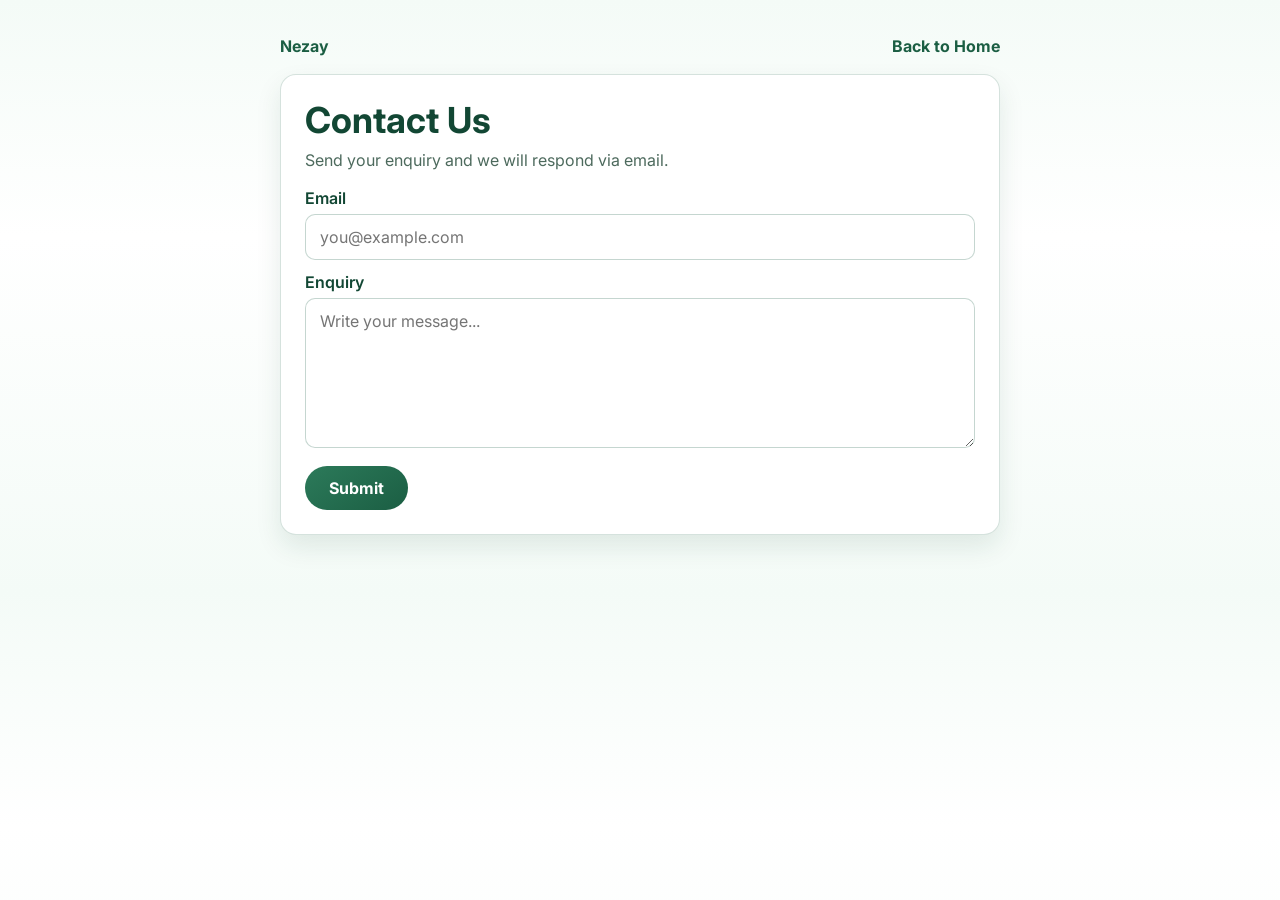
<file: contact.html>
<!DOCTYPE html>
<html lang="en">
<head>
    <meta charset="UTF-8">
    <meta name="viewport" content="width=device-width, initial-scale=1">
    <title>Contact Us | Nezay</title>
    <meta name="description" content="Contact Nezay for inquiries about fintech and crypto-to-Naira services.">
    <link rel="preconnect" href="https://fonts.googleapis.com">
    <link rel="preconnect" href="https://fonts.gstatic.com" crossorigin>
    <link href="https://fonts.googleapis.com/css2?family=Inter:wght@400;500;600;700;800&display=swap" rel="stylesheet">
    <style>
        :root {
            --brand-900: #124734;
            --brand-800: #1b5e43;
            --brand-100: #eaf7ef;
            --brand-050: #f4fbf7;
            --text-muted: #4d6a5d;
        }
        * { box-sizing: border-box; }
        body {
            margin: 0;
            font-family: "Inter", sans-serif;
            background: linear-gradient(180deg, var(--brand-050) 0%, #fff 40%, var(--brand-050) 100%);
            color: var(--brand-900);
        }
        .wrap {
            max-width: 760px;
            margin: 0 auto;
            padding: 36px 20px 56px;
        }
        .topbar {
            display: flex;
            justify-content: space-between;
            align-items: center;
            margin-bottom: 18px;
        }
        .topbar a {
            color: var(--brand-800);
            text-decoration: none;
            font-weight: 700;
        }
        .card {
            background: #fff;
            border: 1px solid rgba(27, 94, 67, 0.18);
            border-radius: 16px;
            padding: 24px;
            box-shadow: 0 12px 26px rgba(18, 71, 52, 0.1);
        }
        h1 {
            margin: 0 0 8px;
            font-size: clamp(1.7rem, 2.8vw, 2.3rem);
            line-height: 1.2;
        }
        p {
            margin: 0 0 18px;
            color: var(--text-muted);
        }
        label {
            display: block;
            margin: 12px 0 6px;
            font-weight: 600;
        }
        input, textarea {
            width: 100%;
            border: 1px solid rgba(27, 94, 67, 0.25);
            border-radius: 10px;
            padding: 12px 14px;
            font: inherit;
        }
        textarea {
            min-height: 150px;
            resize: vertical;
        }
        button {
            margin-top: 14px;
            border: 0;
            border-radius: 999px;
            padding: 12px 24px;
            font: inherit;
            font-weight: 700;
            color: #fff;
            background: linear-gradient(145deg, #2c7a5a, #1b5e43);
            cursor: pointer;
        }
        button:hover { filter: brightness(1.05); }
    </style>
</head>
<body>
    <div class="wrap">
        <div class="topbar">
            <a href="index.html">Nezay</a>
            <a href="index.html">Back to Home</a>
        </div>
        <main class="card">
            <h1>Contact Us</h1>
            <p>Send your enquiry and we will respond via email.</p>
            <form id="contact-form">
                <label for="email">Email</label>
                <input id="email" name="email" type="email" required placeholder="you@example.com">

                <label for="enquiry">Enquiry</label>
                <textarea id="enquiry" name="enquiry" required placeholder="Write your message..."></textarea>

                <button type="submit">Submit</button>
            </form>
        </main>
    </div>

    <script>
        const form = document.getElementById("contact-form");
        form.addEventListener("submit", function (event) {
            event.preventDefault();
            const email = document.getElementById("email").value.trim();
            const enquiry = document.getElementById("enquiry").value.trim();
            const subject = encodeURIComponent("Nezay Contact Enquiry");
            const body = encodeURIComponent("Sender Email: " + email + "\n\nEnquiry:\n" + enquiry);
            window.location.href = "mailto:nezayinnovations@gmail.com?subject=" + subject + "&body=" + body;
        });
    </script>
</body>
</html>
</file>
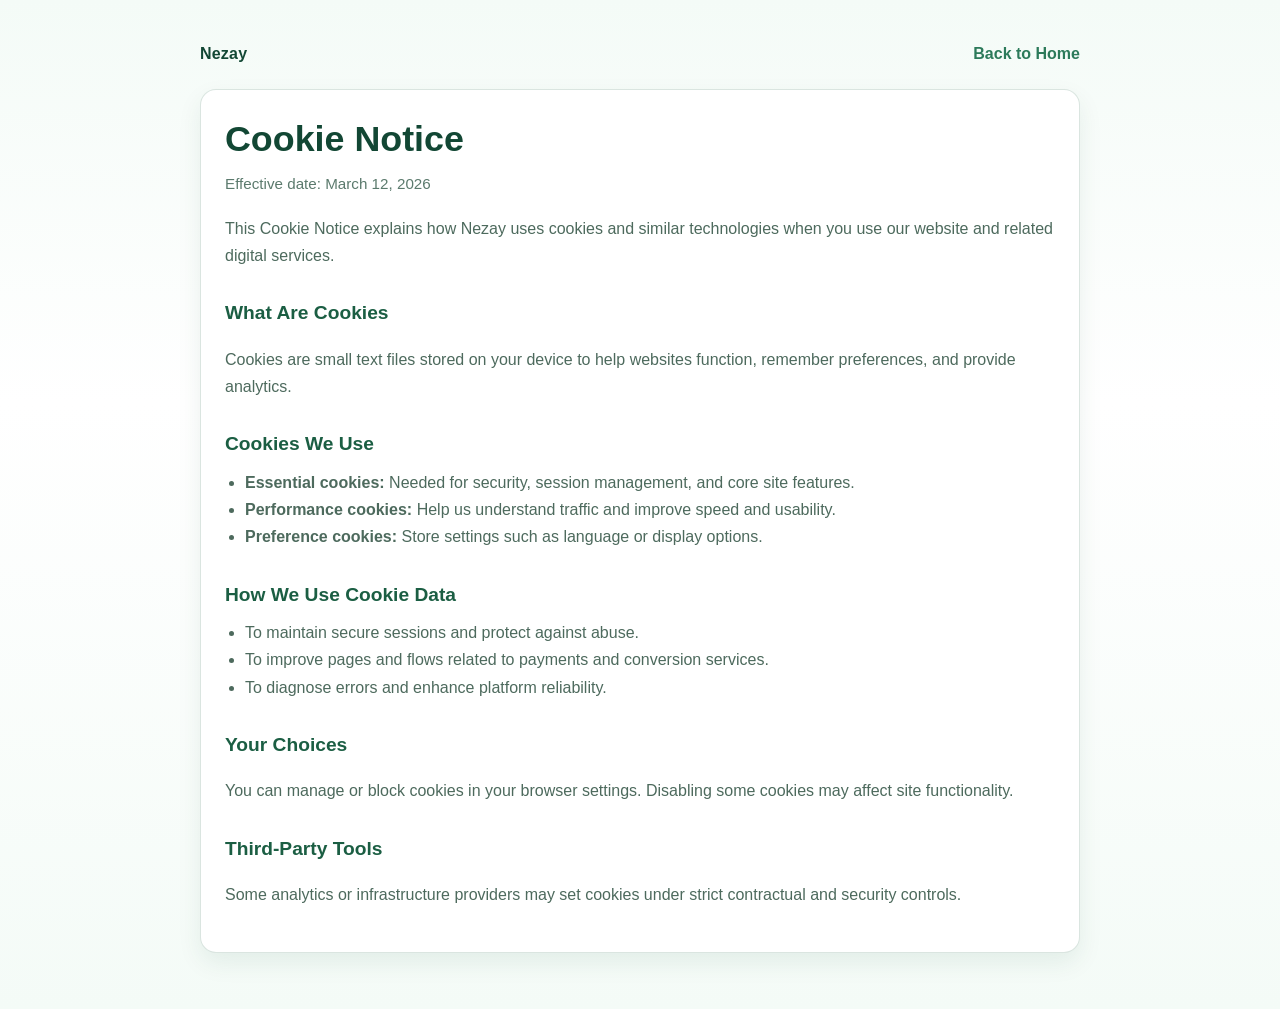
<file: legal/cookie-notice.html>
<!DOCTYPE html>
<html lang="en">
<head>
    <meta charset="UTF-8">
    <meta name="viewport" content="width=device-width, initial-scale=1">
    <title>Cookie Notice | Nezay</title>
    <meta name="description" content="Cookie Notice for Nezay website and app services.">
    <link rel="stylesheet" href="legal.css">
</head>
<body>
    <div class="wrap">
        <div class="topbar">
            <a class="brand" href="/index.html">Nezay</a>
            <a class="back-link" href="/index.html">Back to Home</a>
        </div>
        <main class="card">
            <h1>Cookie Notice</h1>
            <p class="meta">Effective date: March 12, 2026</p>
            <p>This Cookie Notice explains how Nezay uses cookies and similar technologies when you use our website and related digital services.</p>

            <h2>What Are Cookies</h2>
            <p>Cookies are small text files stored on your device to help websites function, remember preferences, and provide analytics.</p>

            <h2>Cookies We Use</h2>
            <ul>
                <li><strong>Essential cookies:</strong> Needed for security, session management, and core site features.</li>
                <li><strong>Performance cookies:</strong> Help us understand traffic and improve speed and usability.</li>
                <li><strong>Preference cookies:</strong> Store settings such as language or display options.</li>
            </ul>

            <h2>How We Use Cookie Data</h2>
            <ul>
                <li>To maintain secure sessions and protect against abuse.</li>
                <li>To improve pages and flows related to payments and conversion services.</li>
                <li>To diagnose errors and enhance platform reliability.</li>
            </ul>

            <h2>Your Choices</h2>
            <p>You can manage or block cookies in your browser settings. Disabling some cookies may affect site functionality.</p>

            <h2>Third-Party Tools</h2>
            <p>Some analytics or infrastructure providers may set cookies under strict contractual and security controls.</p>
        </main>
    </div>
</body>
</html>
</file>
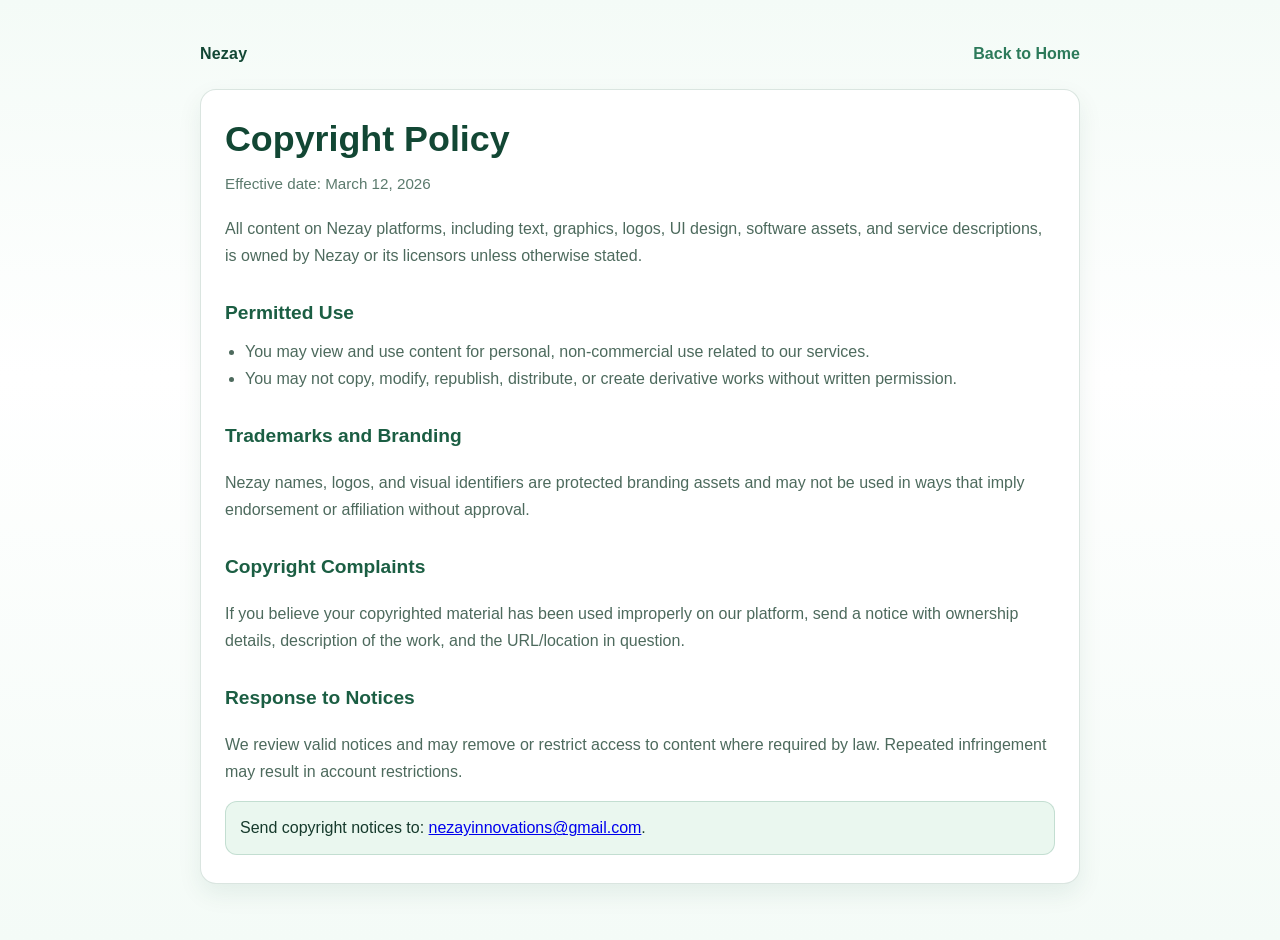
<file: legal/copyright-policy.html>
<!DOCTYPE html>
<html lang="en">
<head>
    <meta charset="UTF-8">
    <meta name="viewport" content="width=device-width, initial-scale=1">
    <title>Copyright Policy | Nezay</title>
    <meta name="description" content="Copyright Policy for Nezay website and products.">
    <link rel="stylesheet" href="legal.css">
</head>
<body>
    <div class="wrap">
        <div class="topbar">
            <a class="brand" href="/index.html">Nezay</a>
            <a class="back-link" href="/index.html">Back to Home</a>
        </div>
        <main class="card">
            <h1>Copyright Policy</h1>
            <p class="meta">Effective date: March 12, 2026</p>
            <p>All content on Nezay platforms, including text, graphics, logos, UI design, software assets, and service descriptions, is owned by Nezay or its licensors unless otherwise stated.</p>

            <h2>Permitted Use</h2>
            <ul>
                <li>You may view and use content for personal, non-commercial use related to our services.</li>
                <li>You may not copy, modify, republish, distribute, or create derivative works without written permission.</li>
            </ul>

            <h2>Trademarks and Branding</h2>
            <p>Nezay names, logos, and visual identifiers are protected branding assets and may not be used in ways that imply endorsement or affiliation without approval.</p>

            <h2>Copyright Complaints</h2>
            <p>If you believe your copyrighted material has been used improperly on our platform, send a notice with ownership details, description of the work, and the URL/location in question.</p>

            <h2>Response to Notices</h2>
            <p>We review valid notices and may remove or restrict access to content where required by law. Repeated infringement may result in account restrictions.</p>

            <div class="notice">Send copyright notices to: <a href="mailto:nezayinnovations@gmail.com">nezayinnovations@gmail.com</a>.</div>
        </main>
    </div>
</body>
</html>
</file>
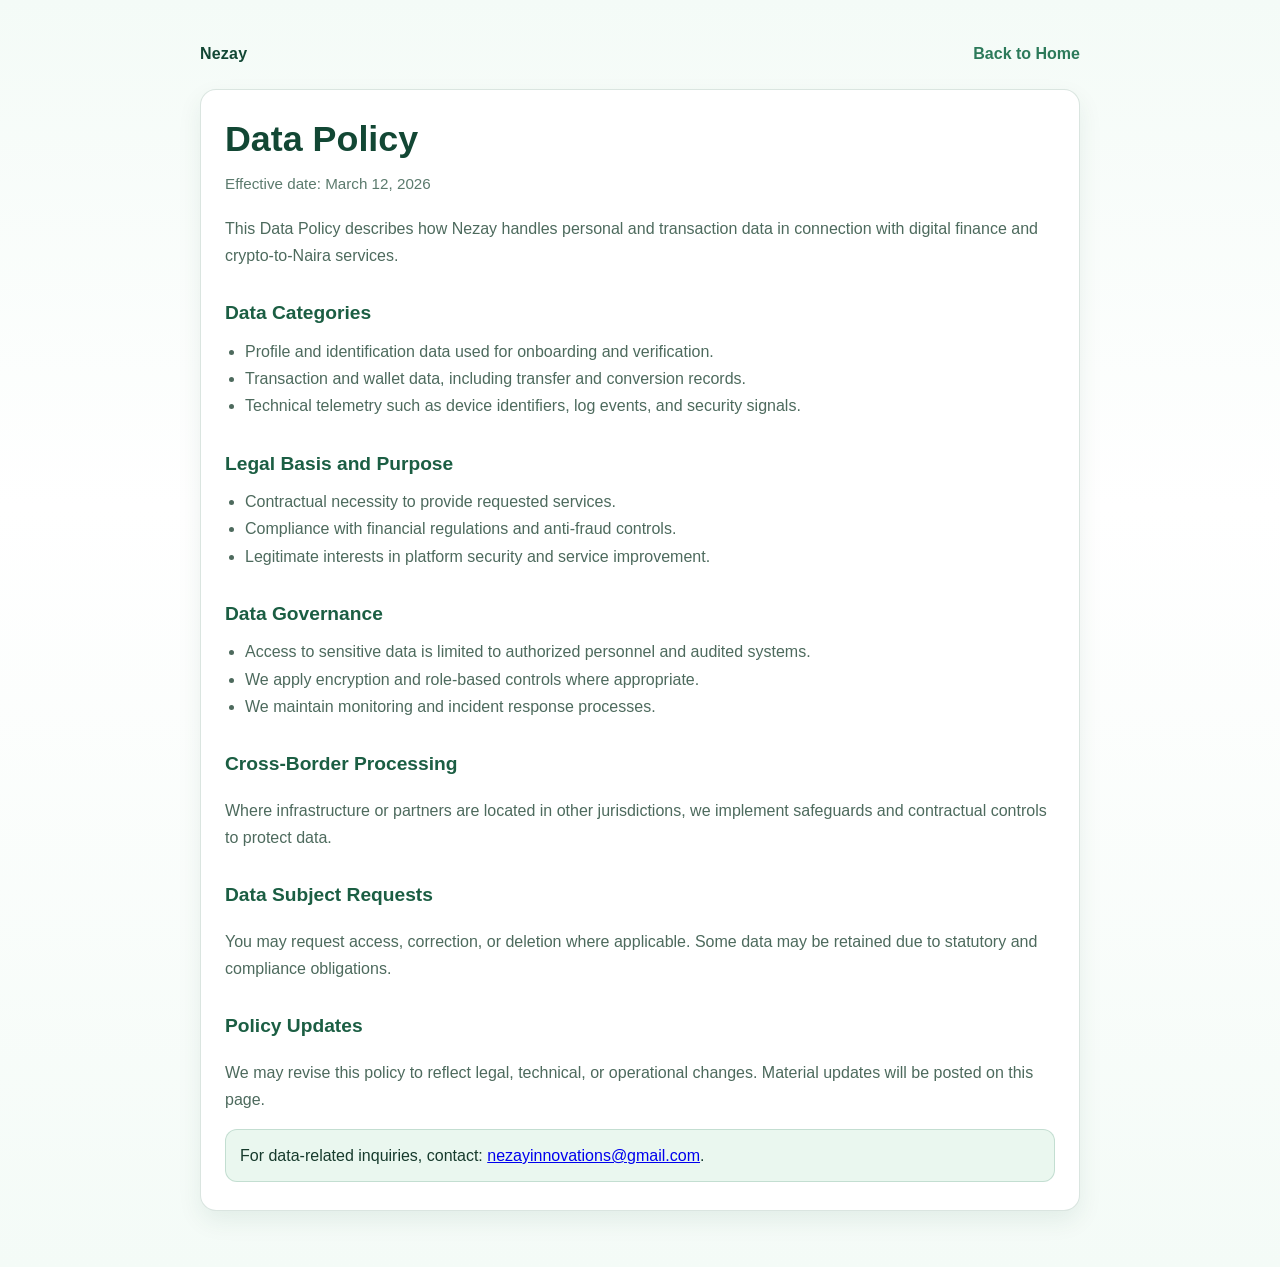
<file: legal/data-policy.html>
<!DOCTYPE html>
<html lang="en">
<head>
    <meta charset="UTF-8">
    <meta name="viewport" content="width=device-width, initial-scale=1">
    <title>Data Policy | Nezay</title>
    <meta name="description" content="Data Policy for Nezay fintech and crypto conversion services.">
    <link rel="stylesheet" href="legal.css">
</head>
<body>
    <div class="wrap">
        <div class="topbar">
            <a class="brand" href="/index.html">Nezay</a>
            <a class="back-link" href="/index.html">Back to Home</a>
        </div>
        <main class="card">
            <h1>Data Policy</h1>
            <p class="meta">Effective date: March 12, 2026</p>
            <p>This Data Policy describes how Nezay handles personal and transaction data in connection with digital finance and crypto-to-Naira services.</p>

            <h2>Data Categories</h2>
            <ul>
                <li>Profile and identification data used for onboarding and verification.</li>
                <li>Transaction and wallet data, including transfer and conversion records.</li>
                <li>Technical telemetry such as device identifiers, log events, and security signals.</li>
            </ul>

            <h2>Legal Basis and Purpose</h2>
            <ul>
                <li>Contractual necessity to provide requested services.</li>
                <li>Compliance with financial regulations and anti-fraud controls.</li>
                <li>Legitimate interests in platform security and service improvement.</li>
            </ul>

            <h2>Data Governance</h2>
            <ul>
                <li>Access to sensitive data is limited to authorized personnel and audited systems.</li>
                <li>We apply encryption and role-based controls where appropriate.</li>
                <li>We maintain monitoring and incident response processes.</li>
            </ul>

            <h2>Cross-Border Processing</h2>
            <p>Where infrastructure or partners are located in other jurisdictions, we implement safeguards and contractual controls to protect data.</p>

            <h2>Data Subject Requests</h2>
            <p>You may request access, correction, or deletion where applicable. Some data may be retained due to statutory and compliance obligations.</p>

            <h2>Policy Updates</h2>
            <p>We may revise this policy to reflect legal, technical, or operational changes. Material updates will be posted on this page.</p>

            <div class="notice">For data-related inquiries, contact: <a href="mailto:nezayinnovations@gmail.com">nezayinnovations@gmail.com</a>.</div>
        </main>
    </div>
</body>
</html>
</file>
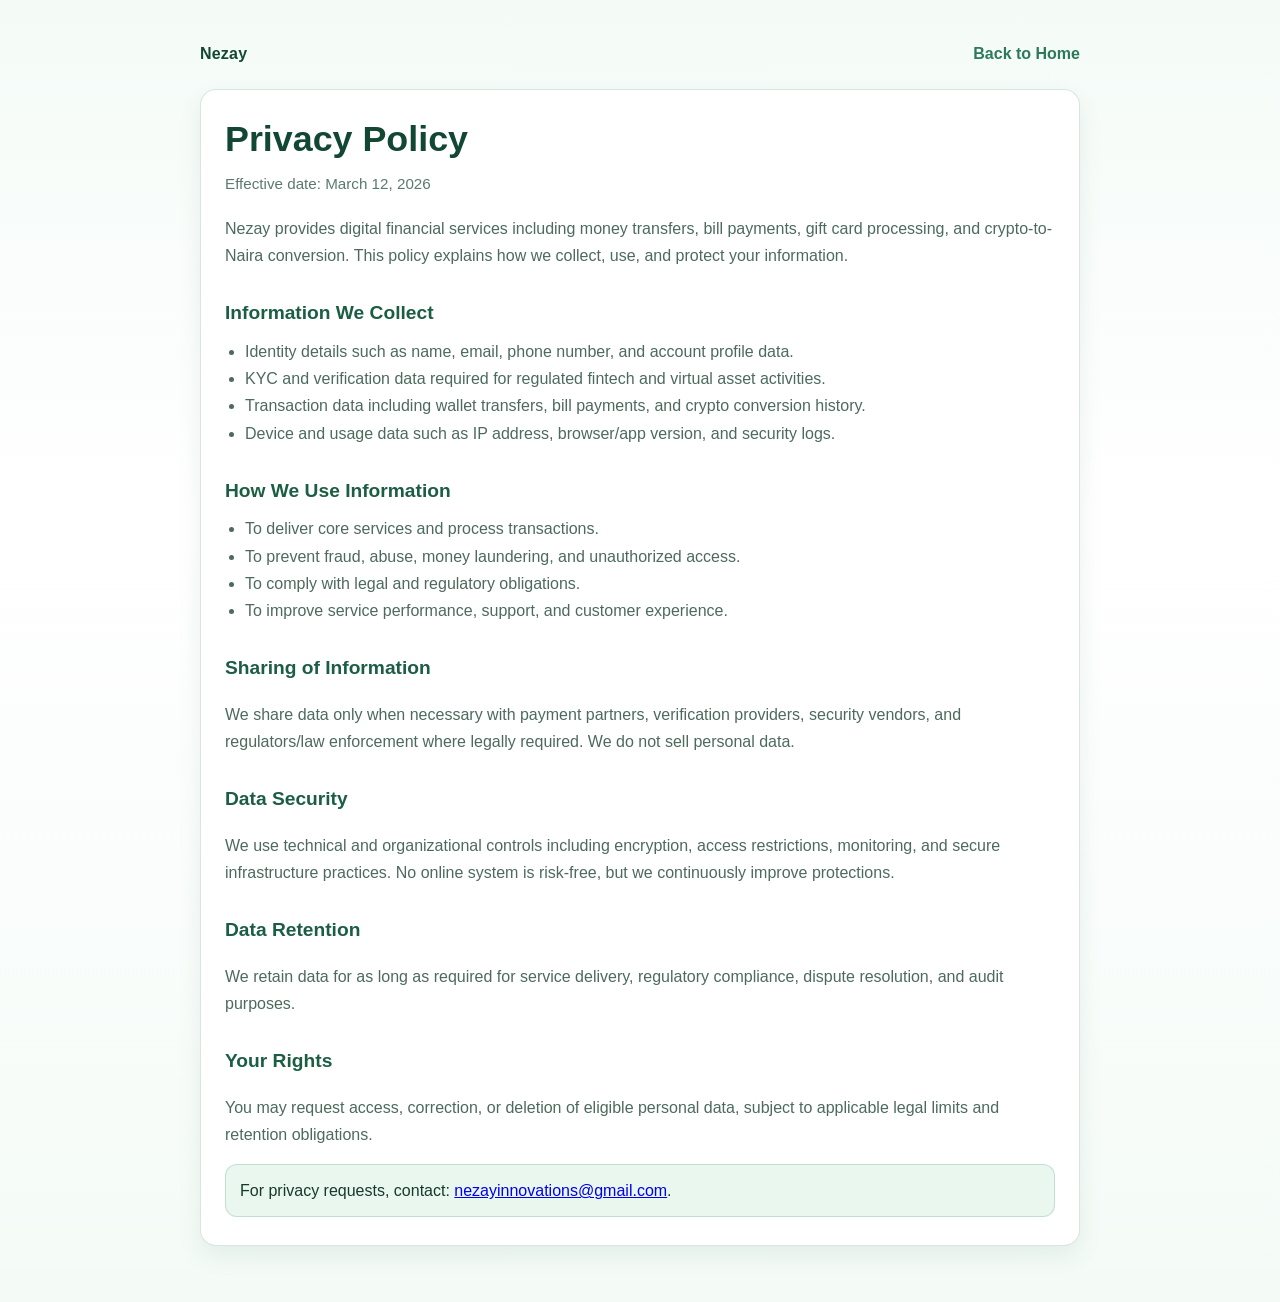
<file: legal/privacy-policy.html>
<!DOCTYPE html>
<html lang="en">
<head>
    <meta charset="UTF-8">
    <meta name="viewport" content="width=device-width, initial-scale=1">
    <title>Privacy Policy | Nezay</title>
    <meta name="description" content="Privacy Policy for Nezay fintech app and crypto to Naira conversion services.">
    <link rel="stylesheet" href="legal.css">
</head>
<body>
    <div class="wrap">
        <div class="topbar">
            <a class="brand" href="/index.html">Nezay</a>
            <a class="back-link" href="/index.html">Back to Home</a>
        </div>
        <main class="card">
            <h1>Privacy Policy</h1>
            <p class="meta">Effective date: March 12, 2026</p>
            <p>Nezay provides digital financial services including money transfers, bill payments, gift card processing, and crypto-to-Naira conversion. This policy explains how we collect, use, and protect your information.</p>

            <h2>Information We Collect</h2>
            <ul>
                <li>Identity details such as name, email, phone number, and account profile data.</li>
                <li>KYC and verification data required for regulated fintech and virtual asset activities.</li>
                <li>Transaction data including wallet transfers, bill payments, and crypto conversion history.</li>
                <li>Device and usage data such as IP address, browser/app version, and security logs.</li>
            </ul>

            <h2>How We Use Information</h2>
            <ul>
                <li>To deliver core services and process transactions.</li>
                <li>To prevent fraud, abuse, money laundering, and unauthorized access.</li>
                <li>To comply with legal and regulatory obligations.</li>
                <li>To improve service performance, support, and customer experience.</li>
            </ul>

            <h2>Sharing of Information</h2>
            <p>We share data only when necessary with payment partners, verification providers, security vendors, and regulators/law enforcement where legally required. We do not sell personal data.</p>

            <h2>Data Security</h2>
            <p>We use technical and organizational controls including encryption, access restrictions, monitoring, and secure infrastructure practices. No online system is risk-free, but we continuously improve protections.</p>

            <h2>Data Retention</h2>
            <p>We retain data for as long as required for service delivery, regulatory compliance, dispute resolution, and audit purposes.</p>

            <h2>Your Rights</h2>
            <p>You may request access, correction, or deletion of eligible personal data, subject to applicable legal limits and retention obligations.</p>

            <div class="notice">For privacy requests, contact: <a href="mailto:nezayinnovations@gmail.com">nezayinnovations@gmail.com</a>.</div>
        </main>
    </div>
</body>
</html>
</file>
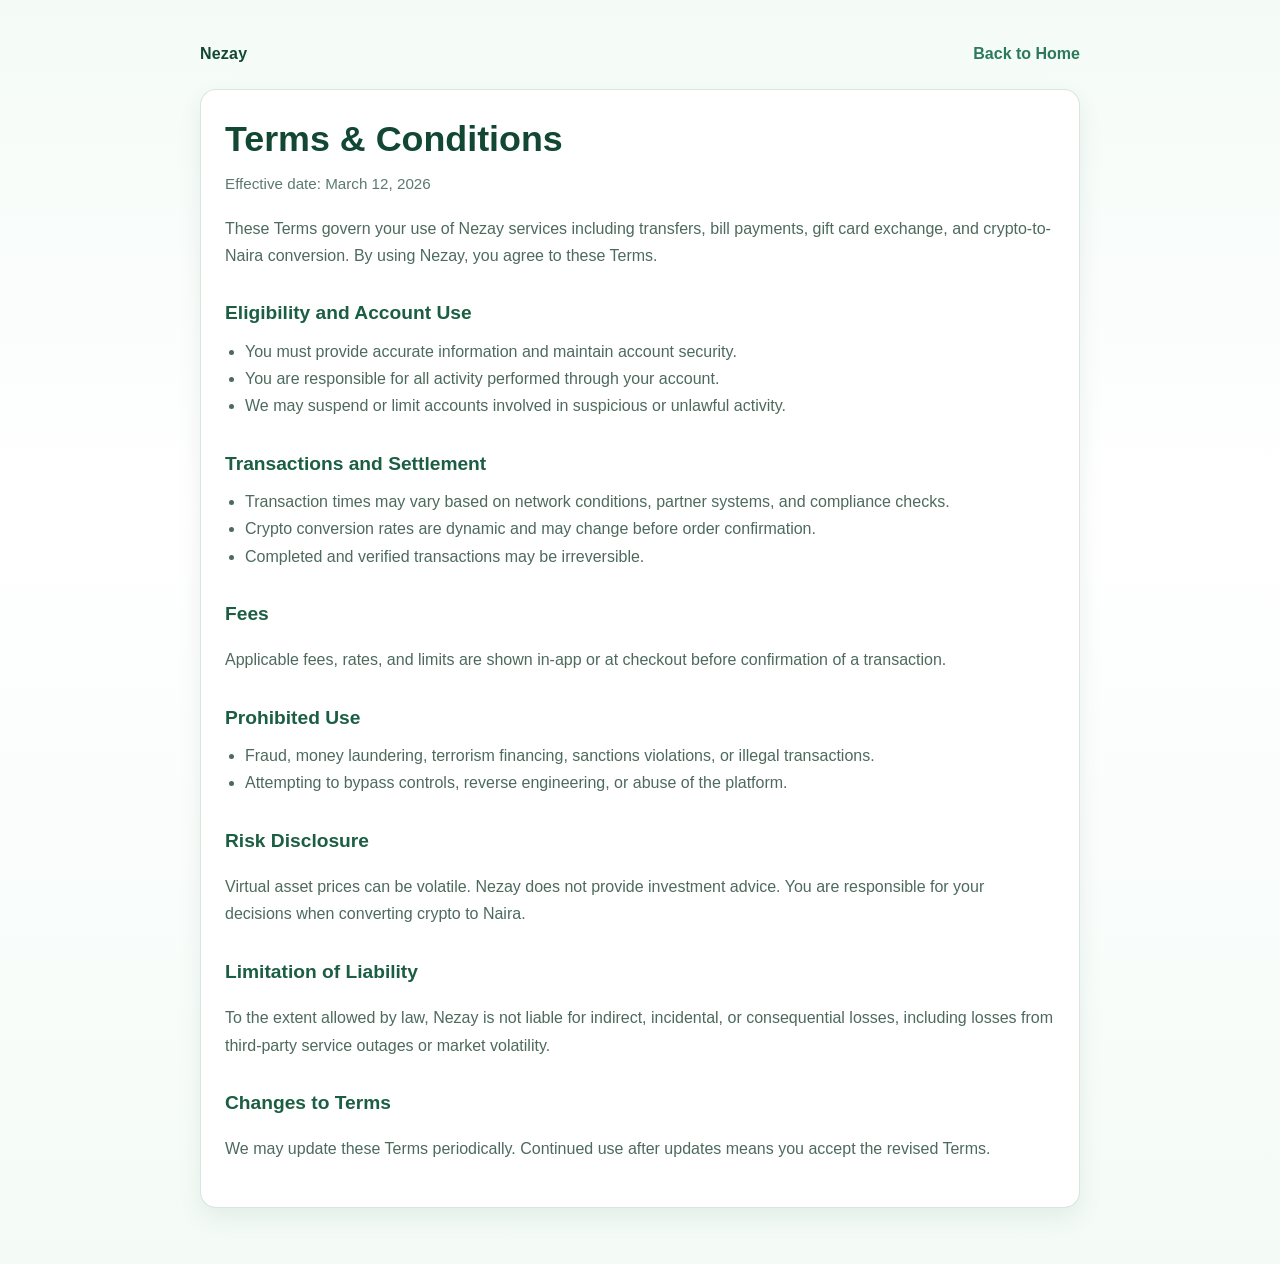
<file: legal/terms-and-conditions.html>
<!DOCTYPE html>
<html lang="en">
<head>
    <meta charset="UTF-8">
    <meta name="viewport" content="width=device-width, initial-scale=1">
    <title>Terms & Conditions | Nezay</title>
    <meta name="description" content="Terms and Conditions for Nezay fintech app services.">
    <link rel="stylesheet" href="legal.css">
</head>
<body>
    <div class="wrap">
        <div class="topbar">
            <a class="brand" href="/index.html">Nezay</a>
            <a class="back-link" href="/index.html">Back to Home</a>
        </div>
        <main class="card">
            <h1>Terms & Conditions</h1>
            <p class="meta">Effective date: March 12, 2026</p>
            <p>These Terms govern your use of Nezay services including transfers, bill payments, gift card exchange, and crypto-to-Naira conversion. By using Nezay, you agree to these Terms.</p>

            <h2>Eligibility and Account Use</h2>
            <ul>
                <li>You must provide accurate information and maintain account security.</li>
                <li>You are responsible for all activity performed through your account.</li>
                <li>We may suspend or limit accounts involved in suspicious or unlawful activity.</li>
            </ul>

            <h2>Transactions and Settlement</h2>
            <ul>
                <li>Transaction times may vary based on network conditions, partner systems, and compliance checks.</li>
                <li>Crypto conversion rates are dynamic and may change before order confirmation.</li>
                <li>Completed and verified transactions may be irreversible.</li>
            </ul>

            <h2>Fees</h2>
            <p>Applicable fees, rates, and limits are shown in-app or at checkout before confirmation of a transaction.</p>

            <h2>Prohibited Use</h2>
            <ul>
                <li>Fraud, money laundering, terrorism financing, sanctions violations, or illegal transactions.</li>
                <li>Attempting to bypass controls, reverse engineering, or abuse of the platform.</li>
            </ul>

            <h2>Risk Disclosure</h2>
            <p>Virtual asset prices can be volatile. Nezay does not provide investment advice. You are responsible for your decisions when converting crypto to Naira.</p>

            <h2>Limitation of Liability</h2>
            <p>To the extent allowed by law, Nezay is not liable for indirect, incidental, or consequential losses, including losses from third-party service outages or market volatility.</p>

            <h2>Changes to Terms</h2>
            <p>We may update these Terms periodically. Continued use after updates means you accept the revised Terms.</p>
        </main>
    </div>
</body>
</html>
</file>
<file: legal/legal.css>
:root {
    --brand-900: #124734;
    --brand-800: #1b5e43;
    --brand-700: #2c7a5a;
    --brand-100: #eaf7ef;
    --brand-050: #f4fbf7;
    --text-strong: #163a2c;
    --text-muted: #4d6a5d;
    --surface: #ffffff;
    --border: rgba(27, 94, 67, 0.16);
}

* {
    box-sizing: border-box;
}

body {
    margin: 0;
    font-family: "Inter", sans-serif;
    color: var(--text-strong);
    background: linear-gradient(180deg, var(--brand-050) 0%, #ffffff 40%, var(--brand-050) 100%);
    line-height: 1.7;
}

.wrap {
    max-width: 920px;
    margin: 0 auto;
    padding: 40px 20px 56px;
}

.topbar {
    display: flex;
    justify-content: space-between;
    align-items: center;
    gap: 12px;
    margin-bottom: 22px;
}

.brand {
    color: var(--brand-900);
    text-decoration: none;
    font-weight: 800;
    letter-spacing: 0.2px;
}

.back-link {
    color: var(--brand-700);
    text-decoration: none;
    font-weight: 600;
}

.card {
    background: var(--surface);
    border: 1px solid var(--border);
    border-radius: 16px;
    padding: 28px 24px;
    box-shadow: 0 10px 24px rgba(18, 71, 52, 0.08);
}

h1 {
    margin: 0 0 10px;
    font-size: clamp(1.8rem, 2.8vw, 2.4rem);
    color: var(--brand-900);
    line-height: 1.2;
}

h2 {
    margin-top: 28px;
    margin-bottom: 8px;
    font-size: 1.2rem;
    color: var(--brand-800);
}

p, li {
    color: var(--text-muted);
}

ul {
    margin: 8px 0 0 20px;
    padding: 0;
}

.meta {
    margin: 0 0 18px;
    color: #5b7a6d;
    font-size: 0.95rem;
}

.notice {
    background: var(--brand-100);
    border: 1px solid rgba(44, 122, 90, 0.2);
    border-radius: 12px;
    padding: 12px 14px;
    color: var(--text-strong);
    margin-top: 16px;
}
</file>
